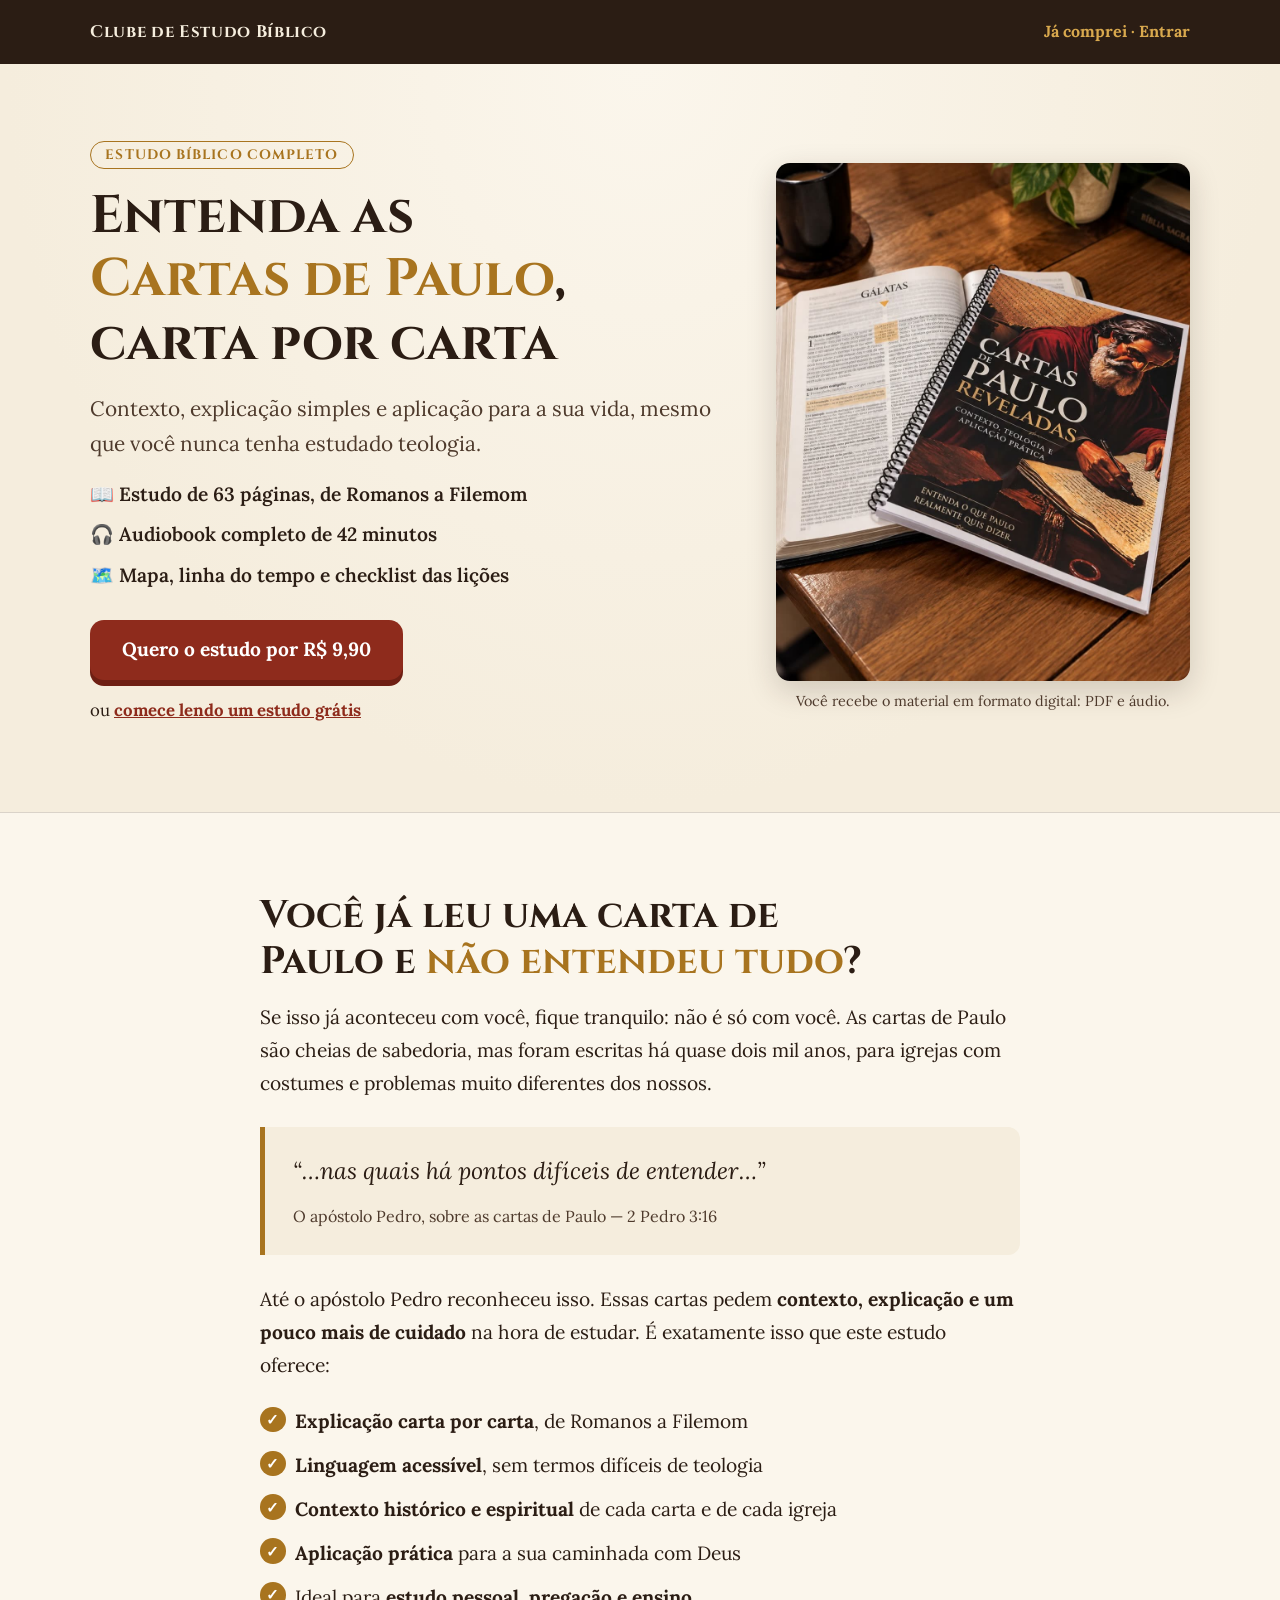
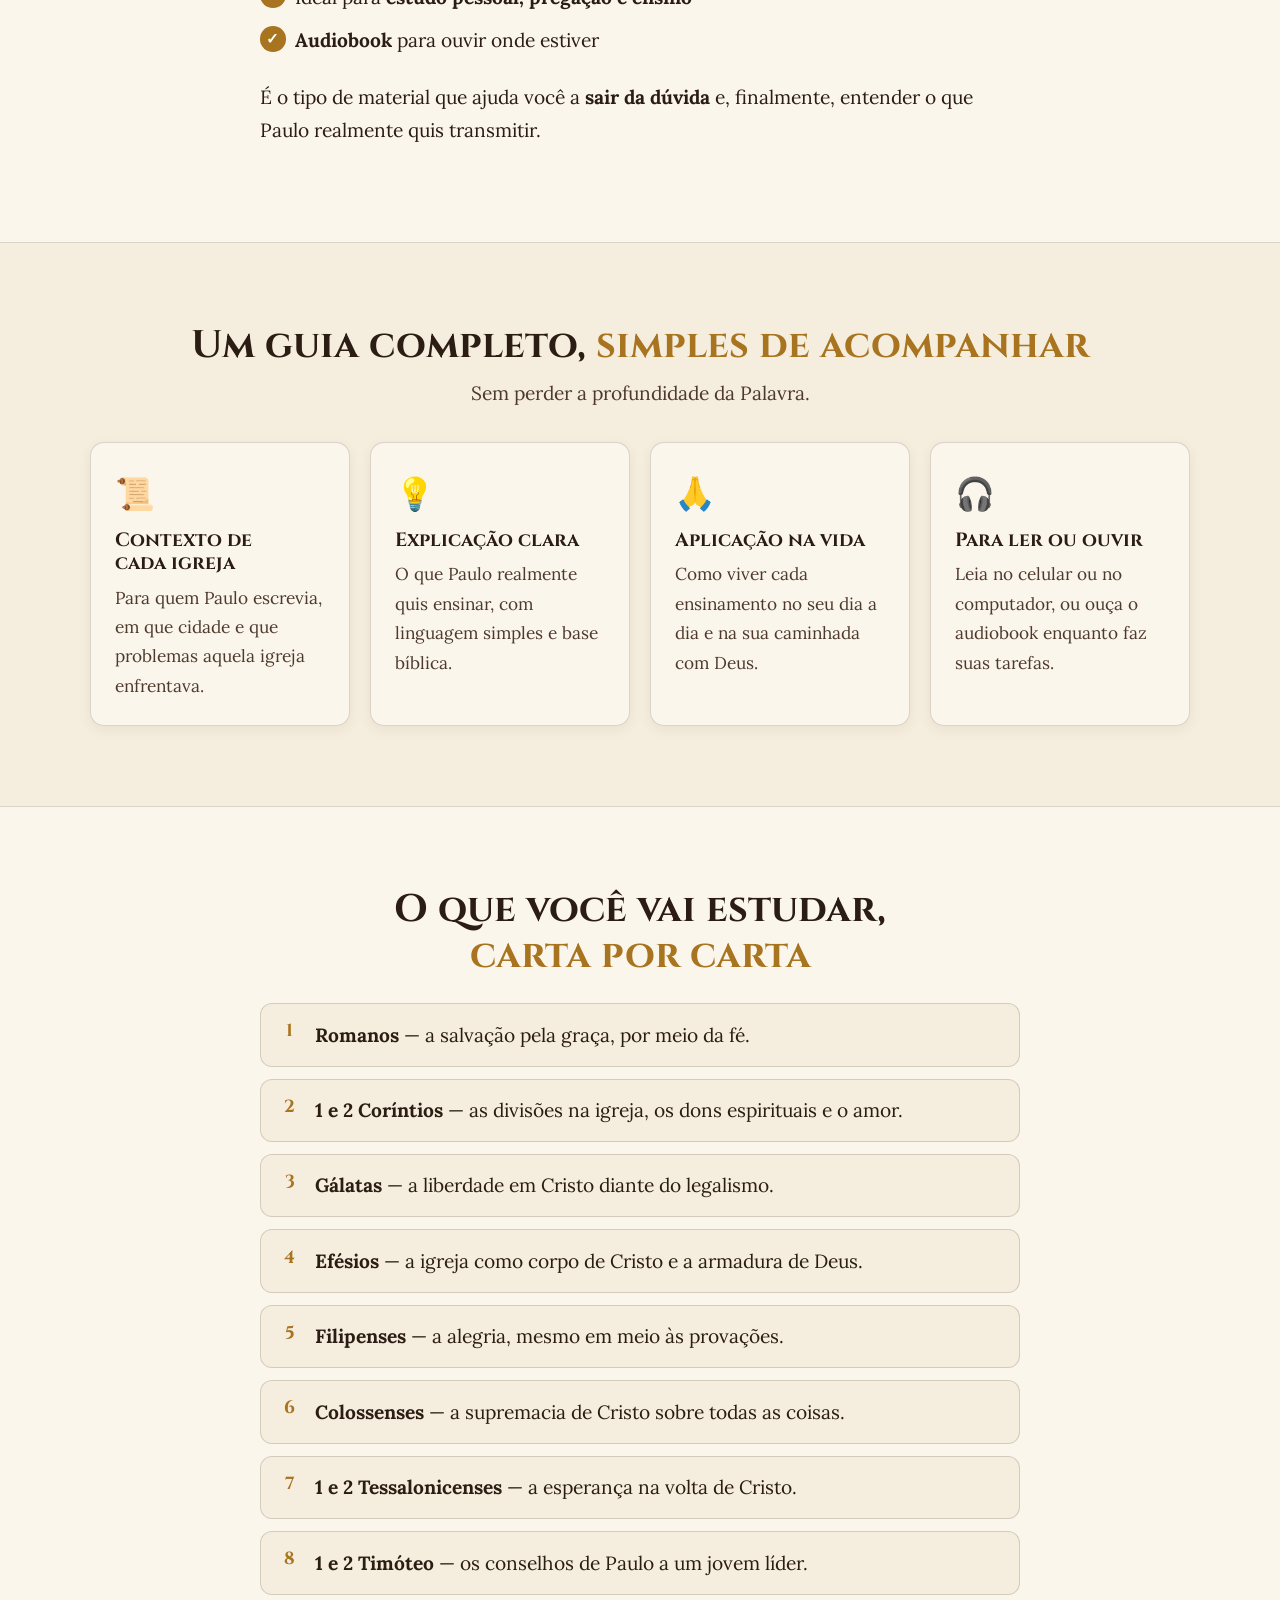
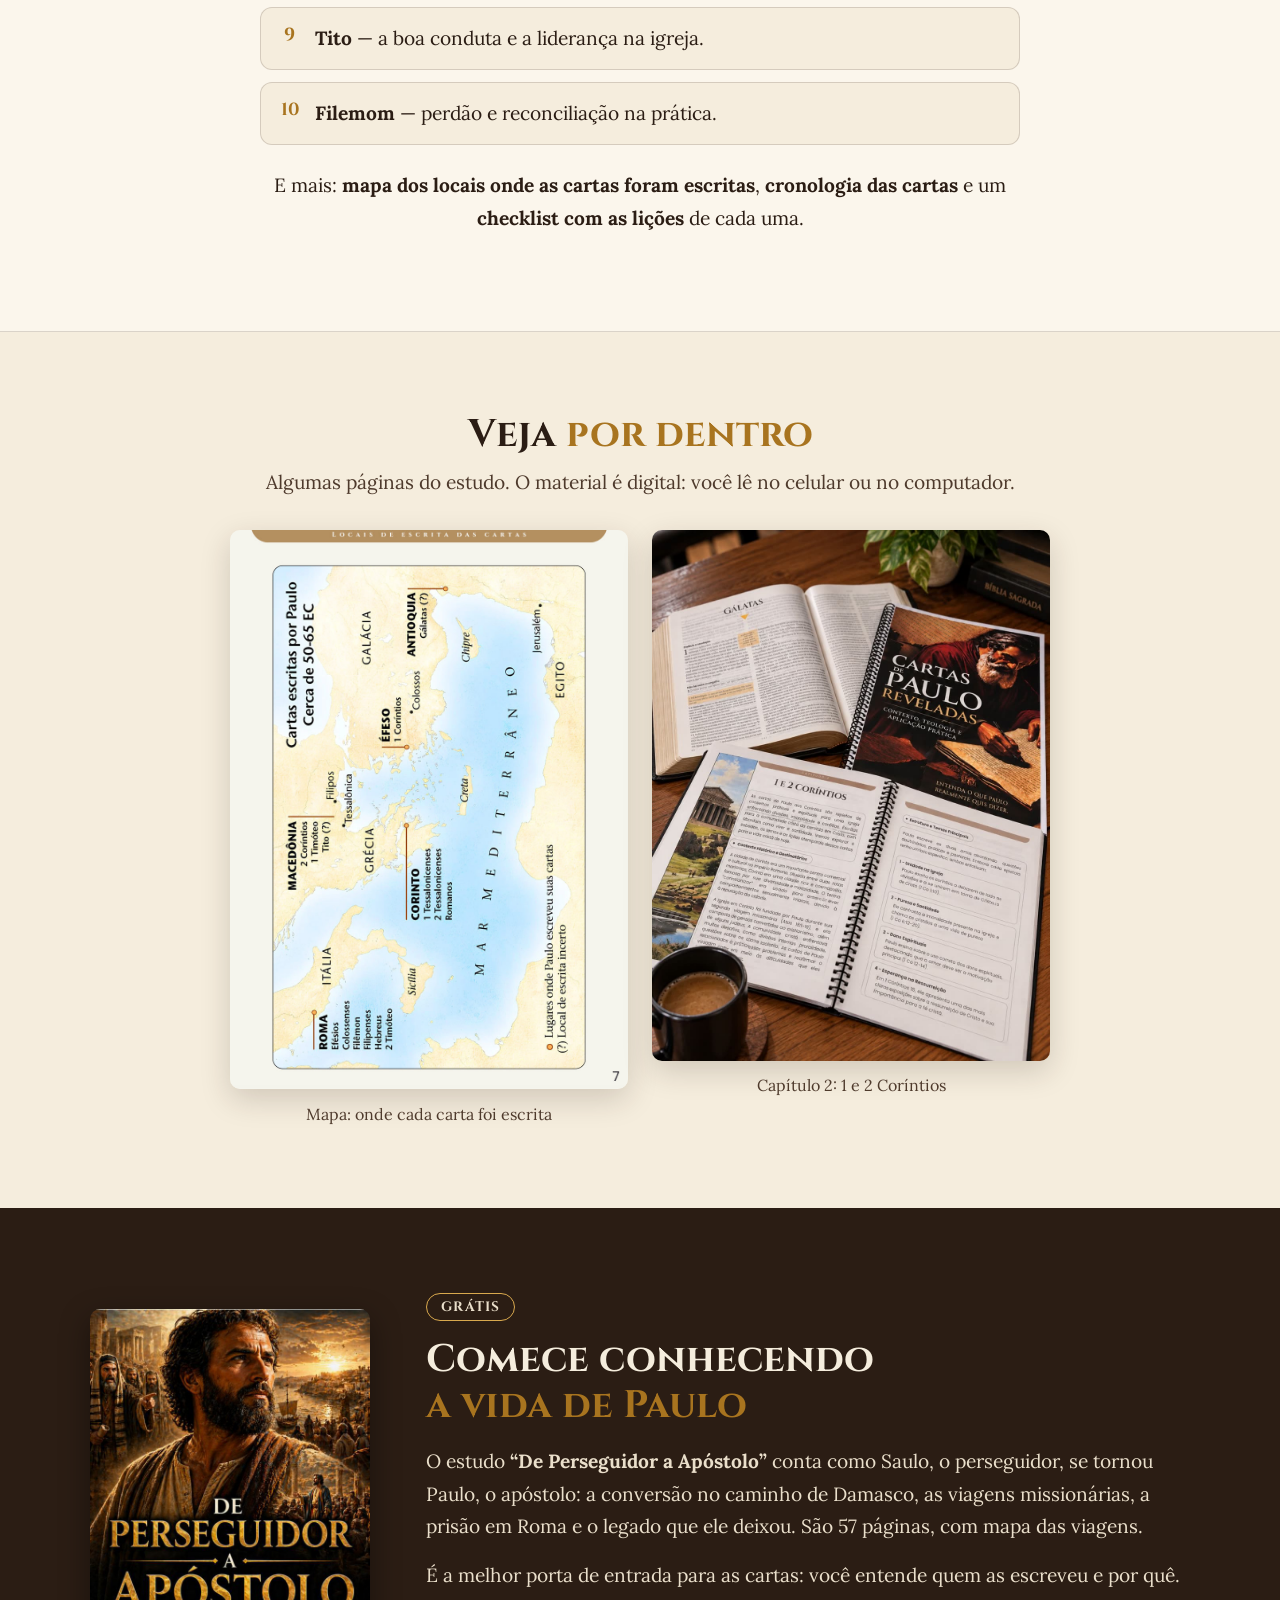
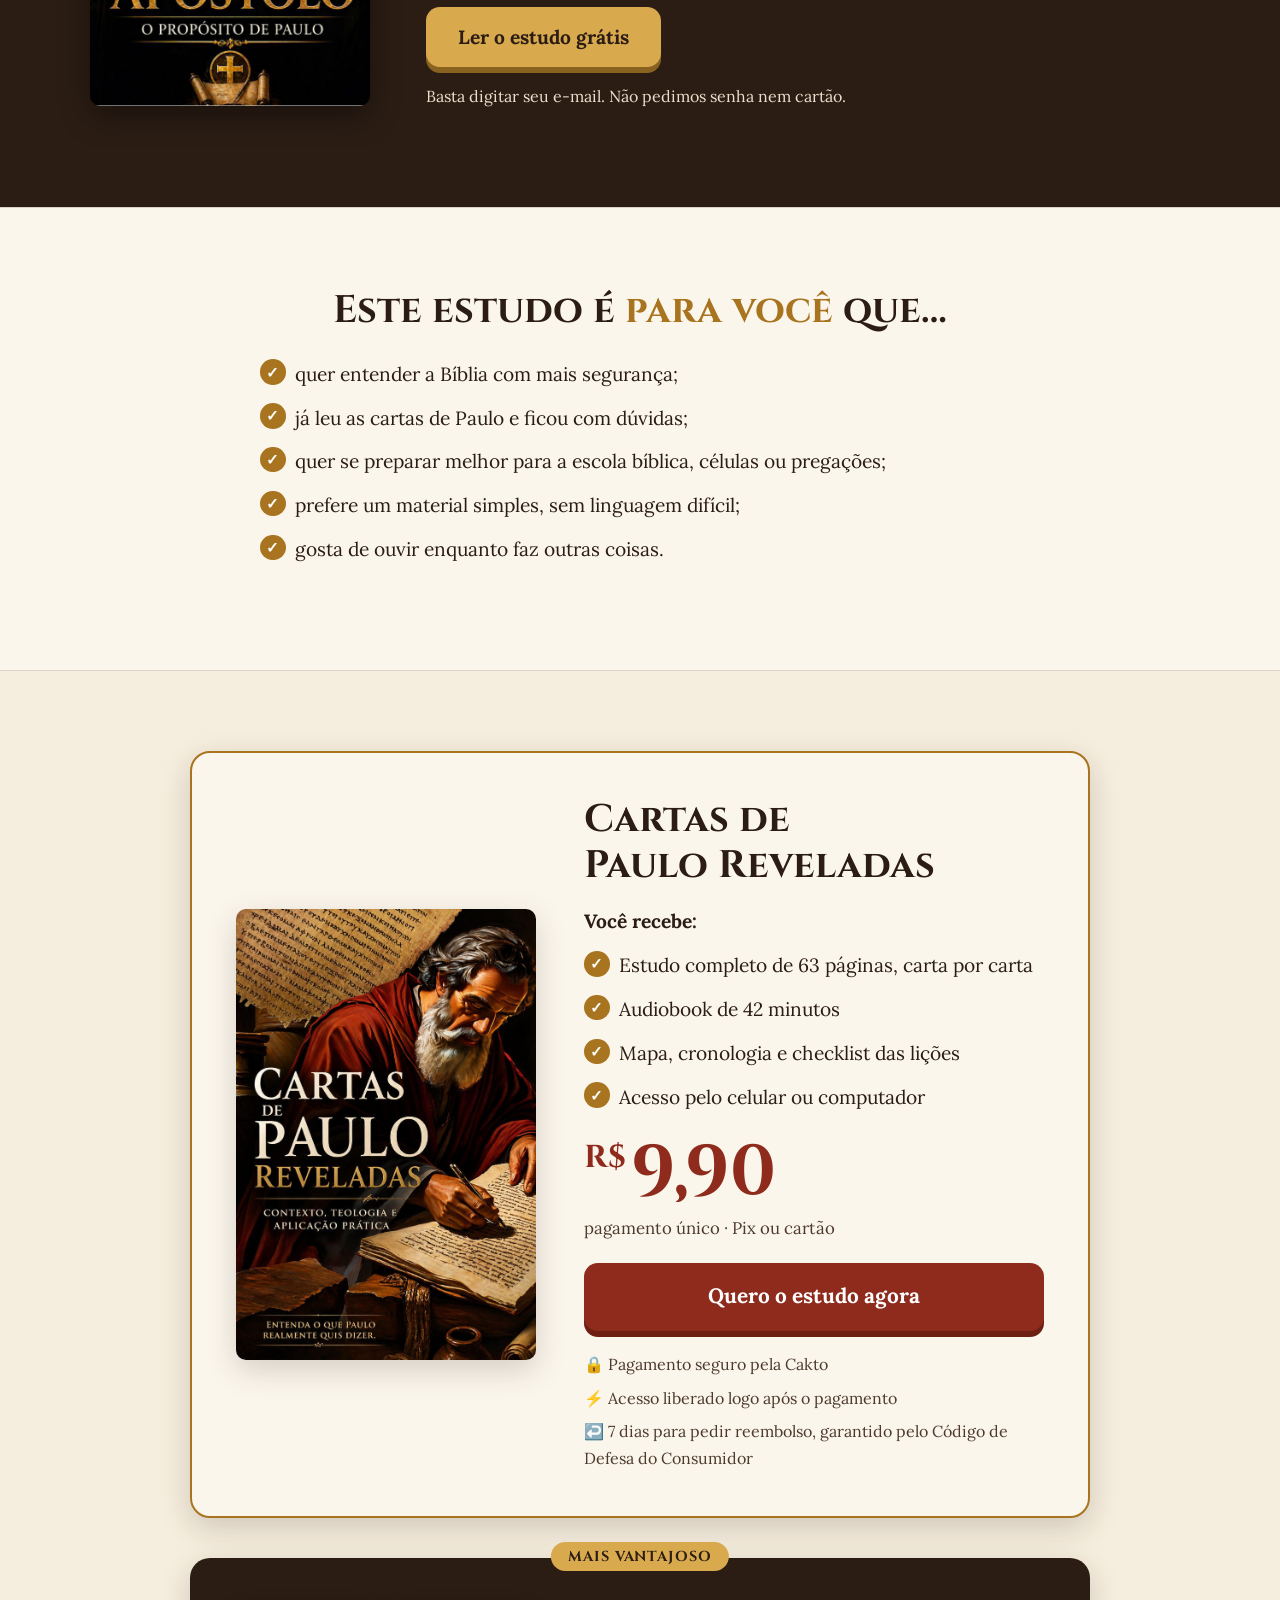
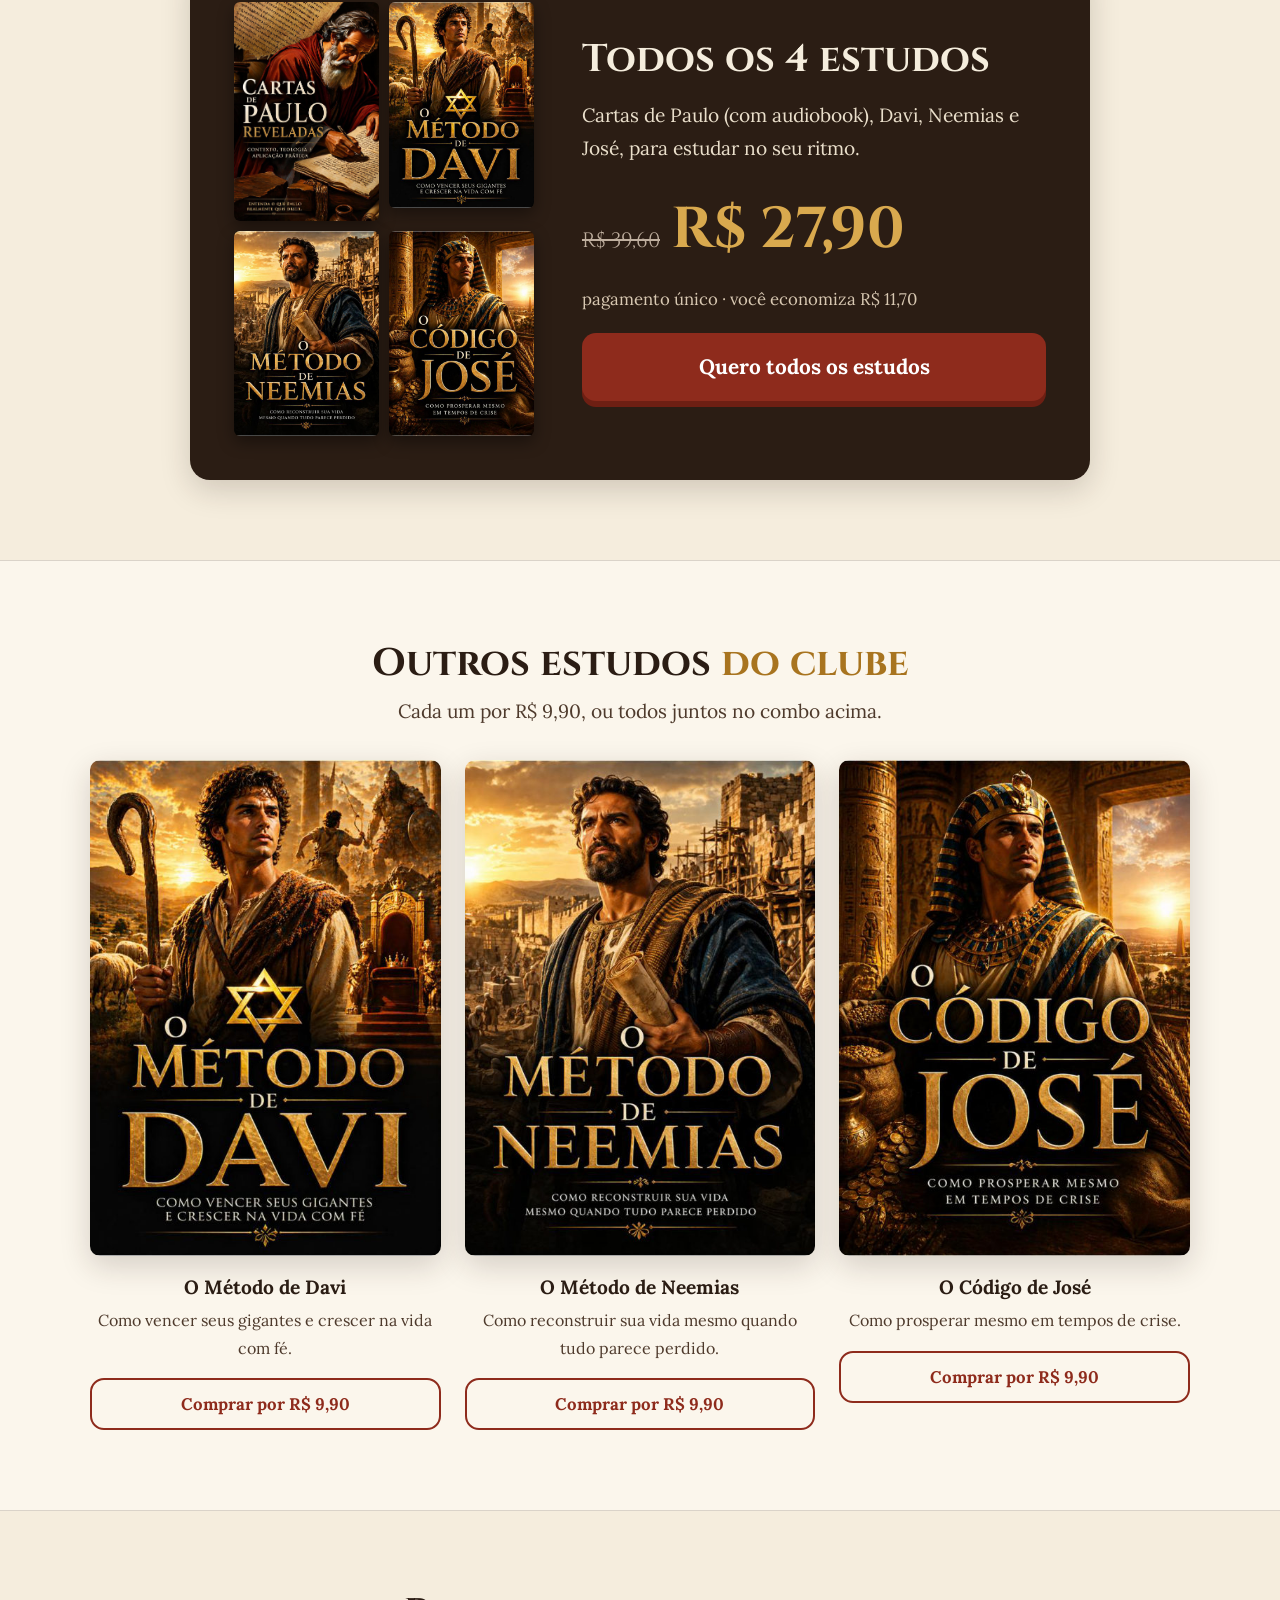
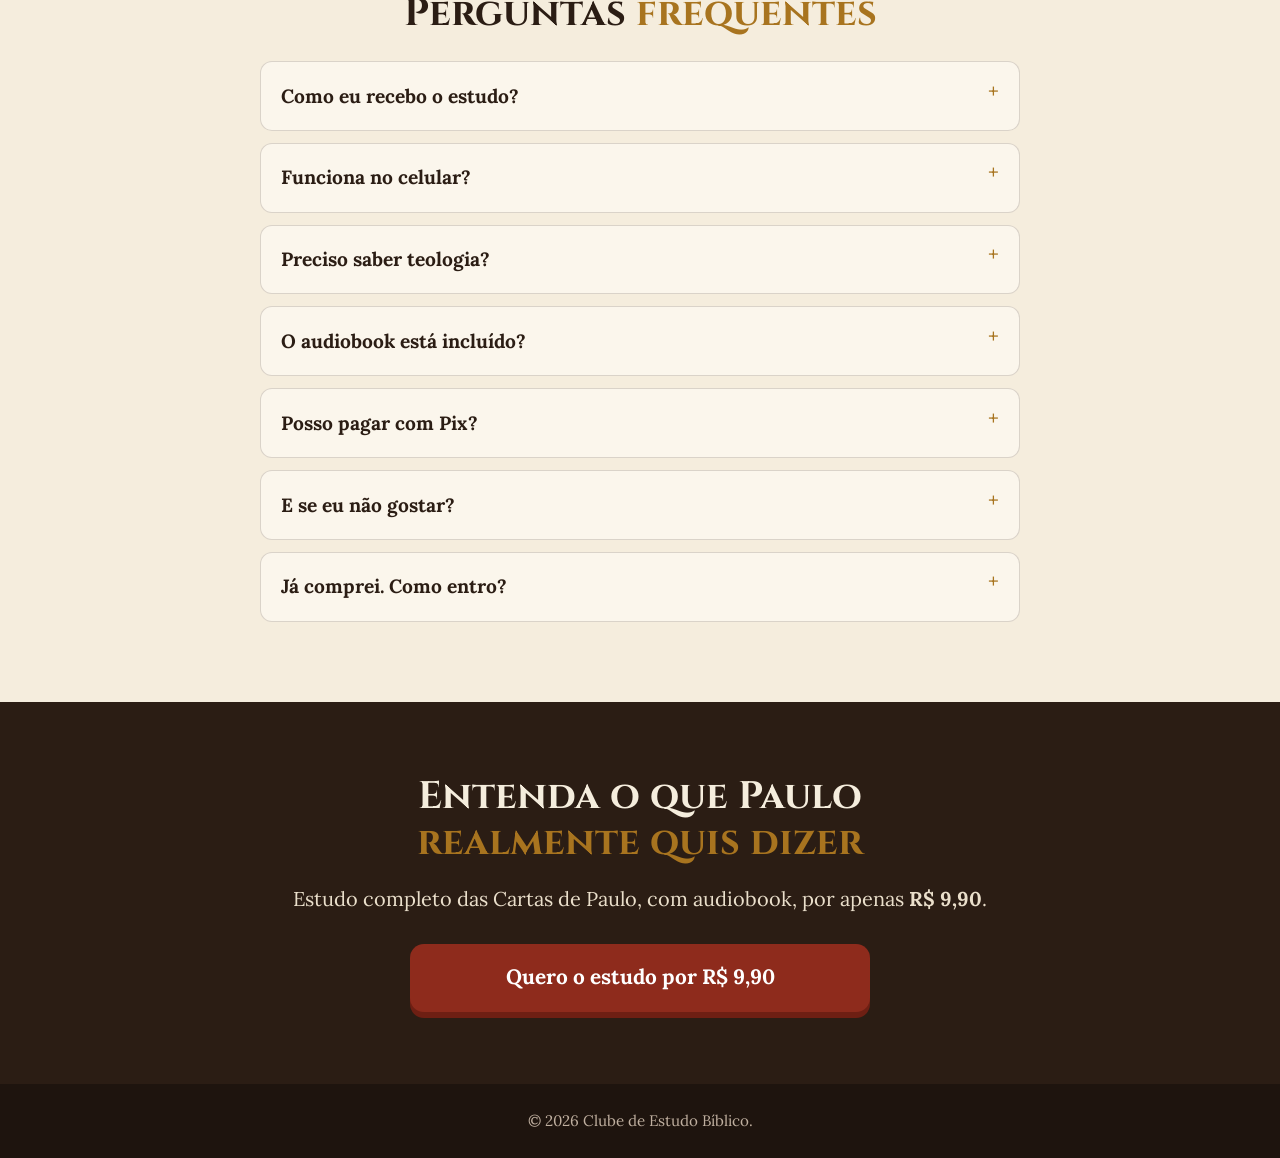
<file: public/index.html>
<!doctype html>
<html lang="pt-BR">
<head>
  <meta charset="utf-8">
  <meta name="viewport" content="width=device-width, initial-scale=1">
  <title>Cartas de Paulo Reveladas — estudo carta por carta</title>
  <meta name="description" content="Entenda as Cartas de Paulo, carta por carta, com contexto, explicação simples e aplicação prática. Estudo completo com audiobook por R$ 9,90.">
  <meta name="theme-color" content="#F5EDDD">
  <meta property="og:title" content="Cartas de Paulo Reveladas">
  <meta property="og:description" content="Entenda o que Paulo realmente quis dizer: estudo carta por carta com audiobook.">
  <meta property="og:image" content="img/capa-cartas.jpg">
  <link rel="icon" href="data:image/svg+xml,%3Csvg xmlns='http://www.w3.org/2000/svg' viewBox='0 0 32 32'%3E%3Ccircle cx='16' cy='16' r='15' fill='%23B8862F' stroke='%232B1D14' stroke-width='2'/%3E%3Cpath d='M16 11c-1-1-3-1.4-6-1.4v10c3 0 5 .4 6 1.4 1-1 3-1.4 6-1.4v-10c-3 0-5 .4-6 1.4zM16 11v10' fill='none' stroke='%232B1D14' stroke-width='1.8' stroke-linejoin='round'/%3E%3C/svg%3E">
  <link rel="preconnect" href="https://fonts.googleapis.com">
  <link rel="preconnect" href="https://fonts.gstatic.com" crossorigin>
  <link href="https://fonts.googleapis.com/css2?family=Cinzel:wght@600;700&family=Lora:ital,wght@0,400;0,600;0,700;1,400&display=swap" rel="stylesheet">
  <link rel="stylesheet" href="vendas.css">
</head>
<body>
  <a class="skip" href="#oferta">Ir para a oferta</a>

  <header class="topo">
    <div class="wrap topo__in">
      <span class="marca">Clube de Estudo Bíblico</span>
      <a class="topo__entrar" href="/entrar">Já comprei · Entrar</a>
    </div>
  </header>

  <main>
    <!-- ===== CAPA ===== -->
    <section class="hero">
      <div class="wrap hero__in">
        <div class="hero__texto">
          <p class="selo">Estudo bíblico completo</p>
          <h1>Entenda as <span class="ouro">Cartas de Paulo</span>, carta por carta</h1>
          <p class="hero__lead">Contexto, explicação simples e aplicação para a sua vida, mesmo que você nunca tenha estudado teologia.</p>
          <ul class="hero__itens">
            <li>📖 Estudo de 63 páginas, de Romanos a Filemom</li>
            <li>🎧 Audiobook completo de 42 minutos</li>
            <li>🗺️ Mapa, linha do tempo e checklist das lições</li>
          </ul>
          <a class="botao" href="#oferta">Quero o estudo por R$ 9,90</a>
          <p class="hero__gratis">ou <a href="#gratis">comece lendo um estudo grátis</a></p>
        </div>
        <figure class="hero__foto"><img src="img/foto-capa.jpg" alt="O estudo Cartas de Paulo Reveladas sobre a mesa, ao lado de uma Bíblia aberta em Gálatas" width="1000" height="1250"><figcaption>Você recebe o material em formato digital: PDF e áudio.</figcaption></figure>
      </div>
    </section>

    <!-- ===== EMPATIA ===== -->
    <section class="secao secao--clara">
      <div class="wrap estreito">
        <h2>Você já leu uma carta de Paulo e <span class="ouro">não entendeu tudo</span>?</h2>
        <p>Se isso já aconteceu com você, fique tranquilo: não é só com você. As cartas de Paulo são cheias de sabedoria, mas foram escritas há quase dois mil anos, para igrejas com costumes e problemas muito diferentes dos nossos.</p>
        <blockquote class="versiculo">
          <p>“…nas quais há pontos difíceis de entender…”</p>
          <cite>O apóstolo Pedro, sobre as cartas de Paulo — 2 Pedro 3:16</cite>
        </blockquote>
        <p>Até o apóstolo Pedro reconheceu isso. Essas cartas pedem <strong>contexto, explicação e um pouco mais de cuidado</strong> na hora de estudar. É exatamente isso que este estudo oferece:</p>
        <ul class="checks">
          <li><strong>Explicação carta por carta</strong>, de Romanos a Filemom</li>
          <li><strong>Linguagem acessível</strong>, sem termos difíceis de teologia</li>
          <li><strong>Contexto histórico e espiritual</strong> de cada carta e de cada igreja</li>
          <li><strong>Aplicação prática</strong> para a sua caminhada com Deus</li>
          <li>Ideal para <strong>estudo pessoal, pregação e ensino</strong></li>
          <li><strong>Audiobook</strong> para ouvir onde estiver</li>
        </ul>
        <p>É o tipo de material que ajuda você a <strong>sair da dúvida</strong> e, finalmente, entender o que Paulo realmente quis transmitir.</p>
      </div>
    </section>

    <!-- ===== O MATERIAL ===== -->
    <section class="secao">
      <div class="wrap">
        <h2 class="centro">Um guia completo, <span class="ouro">simples de acompanhar</span></h2>
        <p class="centro sub">Sem perder a profundidade da Palavra.</p>
        <div class="cards">
          <div class="card"><span class="card__ic" aria-hidden="true">📜</span><h3>Contexto de cada igreja</h3><p>Para quem Paulo escrevia, em que cidade e que problemas aquela igreja enfrentava.</p></div>
          <div class="card"><span class="card__ic" aria-hidden="true">💡</span><h3>Explicação clara</h3><p>O que Paulo realmente quis ensinar, com linguagem simples e base bíblica.</p></div>
          <div class="card"><span class="card__ic" aria-hidden="true">🙏</span><h3>Aplicação na vida</h3><p>Como viver cada ensinamento no seu dia a dia e na sua caminhada com Deus.</p></div>
          <div class="card"><span class="card__ic" aria-hidden="true">🎧</span><h3>Para ler ou ouvir</h3><p>Leia no celular ou no computador, ou ouça o audiobook enquanto faz suas tarefas.</p></div>
        </div>
      </div>
    </section>

    <!-- ===== CARTA POR CARTA ===== -->
    <section class="secao secao--clara">
      <div class="wrap estreito">
        <h2 class="centro">O que você vai estudar, <span class="ouro">carta por carta</span></h2>
        <ol class="cartas">
          <li><strong>Romanos</strong> — a salvação pela graça, por meio da fé.</li>
          <li><strong>1 e 2 Coríntios</strong> — as divisões na igreja, os dons espirituais e o amor.</li>
          <li><strong>Gálatas</strong> — a liberdade em Cristo diante do legalismo.</li>
          <li><strong>Efésios</strong> — a igreja como corpo de Cristo e a armadura de Deus.</li>
          <li><strong>Filipenses</strong> — a alegria, mesmo em meio às provações.</li>
          <li><strong>Colossenses</strong> — a supremacia de Cristo sobre todas as coisas.</li>
          <li><strong>1 e 2 Tessalonicenses</strong> — a esperança na volta de Cristo.</li>
          <li><strong>1 e 2 Timóteo</strong> — os conselhos de Paulo a um jovem líder.</li>
          <li><strong>Tito</strong> — a boa conduta e a liderança na igreja.</li>
          <li><strong>Filemom</strong> — perdão e reconciliação na prática.</li>
        </ol>
        <p class="centro extra">E mais: <strong>mapa dos locais onde as cartas foram escritas</strong>, <strong>cronologia das cartas</strong> e um <strong>checklist com as lições</strong> de cada uma.</p>
      </div>
    </section>

    <!-- ===== POR DENTRO ===== -->
    <section class="secao">
      <div class="wrap">
        <h2 class="centro">Veja <span class="ouro">por dentro</span></h2>
        <p class="centro sub">Algumas páginas do estudo. O material é digital: você lê no celular ou no computador.</p>
        <div class="amostras">
          <figure><img src="img/amostra-mapa.jpg" alt="Página do estudo com o mapa dos locais onde Paulo escreveu suas cartas" width="900" height="1264" loading="lazy"><figcaption>Mapa: onde cada carta foi escrita</figcaption></figure>
          <figure><img src="img/foto-dentro.jpg" alt="O estudo aberto no capítulo sobre 1 e 2 Coríntios, ao lado de uma Bíblia" width="1000" height="1333" loading="lazy"><figcaption>Capítulo 2: 1 e 2 Coríntios</figcaption></figure>
        </div>
      </div>
    </section>

    <!-- ===== GRÁTIS ===== -->
    <section class="secao secao--escura" id="gratis">
      <div class="wrap gratis">
        <img src="img/capa-paulo.jpg" alt="Capa do estudo De Perseguidor a Apóstolo: o propósito de Paulo" width="600" height="850" loading="lazy">
        <div>
          <p class="selo selo--claro">Grátis</p>
          <h2>Comece conhecendo <span class="ouro">a vida de Paulo</span></h2>
          <p>O estudo <strong>“De Perseguidor a Apóstolo”</strong> conta como Saulo, o perseguidor, se tornou Paulo, o apóstolo: a conversão no caminho de Damasco, as viagens missionárias, a prisão em Roma e o legado que ele deixou. São 57 páginas, com mapa das viagens.</p>
          <p>É a melhor porta de entrada para as cartas: você entende quem as escreveu e por quê.</p>
          <a class="botao botao--claro" href="/entrar">Ler o estudo grátis</a>
          <p class="nota">Basta digitar seu e-mail. Não pedimos senha nem cartão.</p>
        </div>
      </div>
    </section>

    <!-- ===== PARA QUEM É ===== -->
    <section class="secao secao--clara">
      <div class="wrap estreito">
        <h2 class="centro">Este estudo é <span class="ouro">para você</span> que…</h2>
        <ul class="checks">
          <li>quer entender a Bíblia com mais segurança;</li>
          <li>já leu as cartas de Paulo e ficou com dúvidas;</li>
          <li>quer se preparar melhor para a escola bíblica, células ou pregações;</li>
          <li>prefere um material simples, sem linguagem difícil;</li>
          <li>gosta de ouvir enquanto faz outras coisas.</li>
        </ul>
      </div>
    </section>

    <!-- ===== OFERTA ===== -->
    <section class="secao" id="oferta">
      <div class="wrap">
        <div class="oferta">
          <img class="oferta__capa" src="img/capa-cartas.jpg" alt="" width="700" height="991" loading="lazy">
          <div class="oferta__corpo">
            <h2>Cartas de Paulo Reveladas</h2>
            <p class="oferta__inclui">Você recebe:</p>
            <ul class="checks checks--oferta">
              <li>Estudo completo de 63 páginas, carta por carta</li>
              <li>Audiobook de 42 minutos</li>
              <li>Mapa, cronologia e checklist das lições</li>
              <li>Acesso pelo celular ou computador</li>
            </ul>
            <p class="preco"><span class="preco__rs">R$</span>9,90</p>
            <p class="preco__nota">pagamento único · Pix ou cartão</p>
            <a class="botao botao--grande js-oferta" data-oferta="cartas" href="#oferta">Quero o estudo agora</a>
            <ul class="garantias">
              <li>🔒 Pagamento seguro pela Cakto</li>
              <li>⚡ Acesso liberado logo após o pagamento</li>
              <li>↩️ 7 dias para pedir reembolso, garantido pelo Código de Defesa do Consumidor</li>
            </ul>
          </div>
        </div>

        <div class="combo">
          <p class="combo__selo">Mais vantajoso</p>
          <div class="combo__capas" aria-hidden="true">
            <img src="img/capa-cartas.jpg" alt="" width="700" height="991" loading="lazy">
            <img src="img/capa-davi.jpg" alt="" width="500" height="708" loading="lazy">
            <img src="img/capa-neemias.jpg" alt="" width="500" height="708" loading="lazy">
            <img src="img/capa-jose.jpg" alt="" width="500" height="708" loading="lazy">
          </div>
          <div class="combo__corpo">
            <h2>Todos os 4 estudos</h2>
            <p>Cartas de Paulo (com audiobook), Davi, Neemias e José, para estudar no seu ritmo.</p>
            <p class="combo__preco"><s>R$ 39,60</s> <strong>R$ 27,90</strong></p>
            <p class="preco__nota">pagamento único · você economiza R$ 11,70</p>
            <a class="botao botao--grande js-oferta" data-oferta="todos" href="#oferta">Quero todos os estudos</a>
          </div>
        </div>
      </div>
    </section>

    <!-- ===== OUTROS ESTUDOS ===== -->
    <section class="secao secao--clara">
      <div class="wrap">
        <h2 class="centro">Outros estudos <span class="ouro">do clube</span></h2>
        <p class="centro sub">Cada um por R$ 9,90, ou todos juntos no combo acima.</p>
        <div class="outros">
          <figure><img src="img/capa-davi.jpg" alt="" width="500" height="708" loading="lazy"><figcaption><strong>O Método de Davi</strong><span>Como vencer seus gigantes e crescer na vida com fé.</span><a class="botao botao--linha js-oferta" data-oferta="davi" href="#oferta">Comprar por R$ 9,90</a></figcaption></figure>
          <figure><img src="img/capa-neemias.jpg" alt="" width="500" height="708" loading="lazy"><figcaption><strong>O Método de Neemias</strong><span>Como reconstruir sua vida mesmo quando tudo parece perdido.</span><a class="botao botao--linha js-oferta" data-oferta="neemias" href="#oferta">Comprar por R$ 9,90</a></figcaption></figure>
          <figure><img src="img/capa-jose.jpg" alt="" width="500" height="708" loading="lazy"><figcaption><strong>O Código de José</strong><span>Como prosperar mesmo em tempos de crise.</span><a class="botao botao--linha js-oferta" data-oferta="jose" href="#oferta">Comprar por R$ 9,90</a></figcaption></figure>
        </div>
      </div>
    </section>

    <!-- ===== PERGUNTAS ===== -->
    <section class="secao">
      <div class="wrap estreito">
        <h2 class="centro">Perguntas <span class="ouro">frequentes</span></h2>
        <div class="faq">
          <details><summary>Como eu recebo o estudo?</summary><p>Assim que o pagamento é confirmado, você recebe o link de acesso. Para entrar, é só digitar o mesmo e-mail que usou na compra. Não precisa de senha.</p></details>
          <details><summary>Funciona no celular?</summary><p>Sim. Você lê e ouve pelo celular, tablet ou computador, direto no navegador, sem instalar nada.</p></details>
          <details><summary>Preciso saber teologia?</summary><p>Não. O estudo foi feito para quem quer entender a Bíblia com linguagem simples, mesmo sem nunca ter estudado teologia.</p></details>
          <details><summary>O audiobook está incluído?</summary><p>Sim. O audiobook de 42 minutos vem junto com o estudo, sem custo extra.</p></details>
          <details><summary>Posso pagar com Pix?</summary><p>Sim. Na página de pagamento aparecem as formas disponíveis, como Pix e cartão.</p></details>
          <details><summary>E se eu não gostar?</summary><p>Você tem 7 dias, a partir da compra, para pedir o reembolso, como garante o Código de Defesa do Consumidor.</p></details>
          <details><summary>Já comprei. Como entro?</summary><p>Clique em <a href="/entrar">Entrar</a>, no topo da página, e digite o e-mail usado na compra.</p></details>
        </div>
      </div>
    </section>

    <!-- ===== CHAMADA FINAL ===== -->
    <section class="final">
      <div class="wrap estreito centro">
        <h2>Entenda o que Paulo <span class="ouro">realmente quis dizer</span></h2>
        <p>Estudo completo das Cartas de Paulo, com audiobook, por apenas <strong>R$ 9,90</strong>.</p>
        <a class="botao botao--grande" href="#oferta">Quero o estudo por R$ 9,90</a>
      </div>
    </section>
  </main>

  <footer class="rodape">
    <div class="wrap">
      <p>© <span id="ano">2026</span> Clube de Estudo Bíblico.</p>
    </div>
  </footer>
  <script>
    // Links de checkout da Cakto: um produto, uma oferta por material + o combo.
    const OFERTAS = {
      cartas: "https://pay.cakto.com.br/w4kx3yd_1316557",
      davi: "https://pay.cakto.com.br/35b5c4w_1316569",
      neemias: "https://pay.cakto.com.br/3e385ke_1316583",
      jose: "https://pay.cakto.com.br/3fb2o56_1316589",
      todos: "https://pay.cakto.com.br/3bbri5i_1316594",
    };
    document.querySelectorAll(".js-oferta").forEach((a) => {
      const url = OFERTAS[a.dataset.oferta];
      if (!/^https:\/\//.test(url)) return; // sem link ainda: o botão leva para a oferta
      a.href = url; a.target = "_blank"; a.rel = "noopener";
    });
    document.getElementById("ano").textContent = new Date().getFullYear();
  </script>
</body>
</html>
</file>
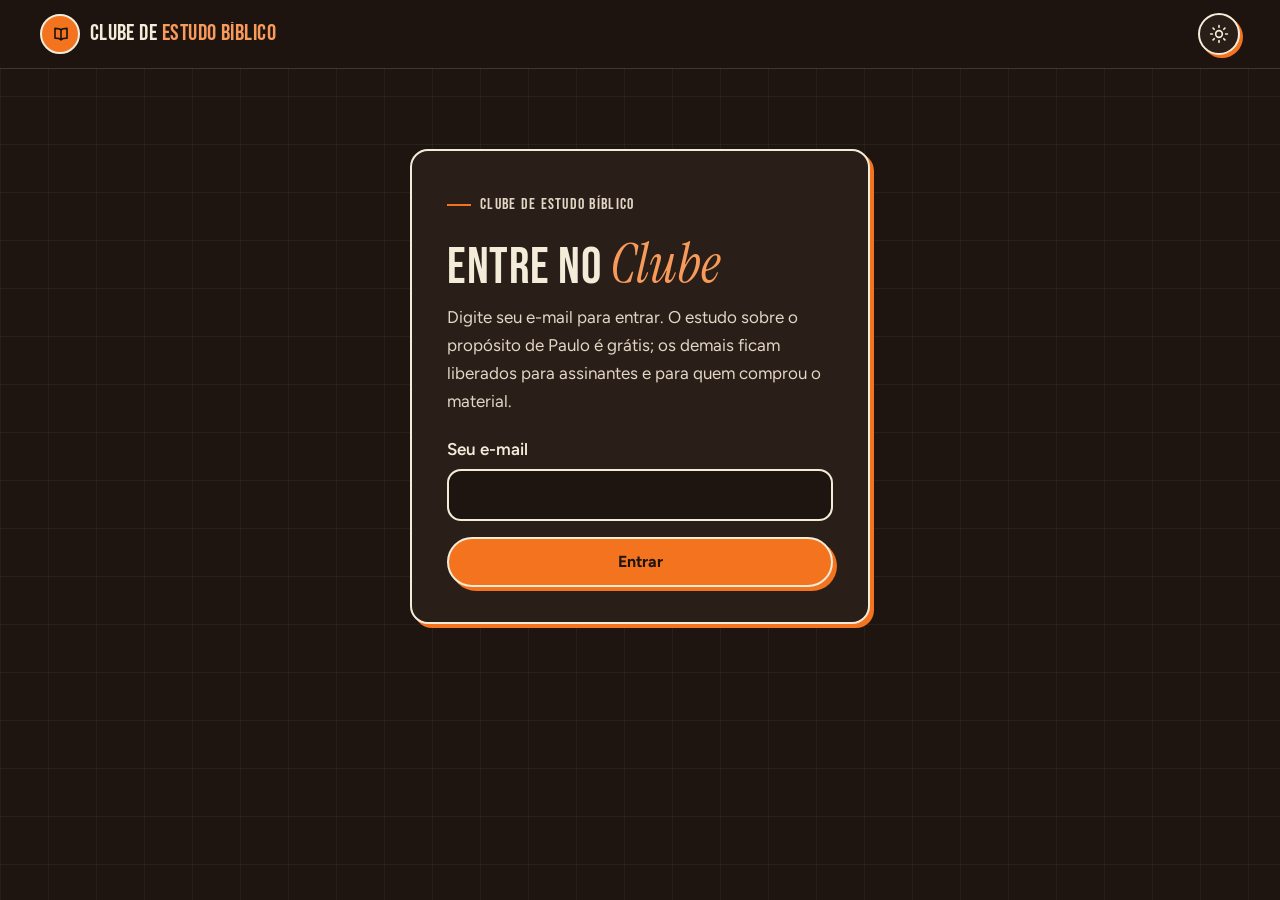
<file: public/entrar.html>
<!doctype html>
<html lang="pt-BR">
<head>
  <meta charset="utf-8">
  <meta name="viewport" content="width=device-width, initial-scale=1">
  <meta name="robots" content="noindex, nofollow">
  <meta name="theme-color" content="#1E1410">
  <link rel="icon" href="data:image/svg+xml,%3Csvg xmlns='http://www.w3.org/2000/svg' viewBox='0 0 32 32'%3E%3Ccircle cx='16' cy='16' r='15' fill='%23F4731F' stroke='%231E1410' stroke-width='2'/%3E%3Cpath d='M16 11c-1-1-3-1.4-6-1.4v10c3 0 5 .4 6 1.4 1-1 3-1.4 6-1.4v-10c-3 0-5 .4-6 1.4zM16 11v10' fill='none' stroke='%231E1410' stroke-width='1.8' stroke-linejoin='round'/%3E%3C/svg%3E">
  <link rel="preconnect" href="https://fonts.googleapis.com">
  <link rel="preconnect" href="https://fonts.gstatic.com" crossorigin>
  <link href="https://fonts.googleapis.com/css2?family=Bebas+Neue&family=Figtree:wght@400;500;600;700&family=Instrument+Serif:ital@1&display=swap" rel="stylesheet">
  <link rel="stylesheet" href="style.css">
  <script>var t;try{t=localStorage.getItem("tema")}catch(e){}document.documentElement.dataset.theme=t||"dark"</script>
  <title>Entrar — Clube de Estudo Bíblico</title>
  <script defer src="app.js"></script>
</head>
<body>
  <header class="topbar">
    <div class="wrap topbar__in">
      <a class="brand" href="/painel" aria-label="Clube de Estudo Bíblico — início"><span class="brand__mark" aria-hidden="true"><svg viewBox="0 0 24 24" fill="none" stroke="currentColor" stroke-width="2.2" stroke-linecap="round" stroke-linejoin="round"><path d="M12 6.5C10.5 5 8 4.5 4 4.5v13c4 0 6.5.5 8 2 1.5-1.5 4-2 8-2v-13c-4 0-6.5.5-8 2z"/><path d="M12 6.5v13"/></svg></span><span class="brand__name">Clube de <em>Estudo Bíblico</em></span></a>
      <div class="topbar__acts">
        <button class="icon-btn theme js-theme" type="button" aria-label="Alternar modo claro ou escuro">
          <svg class="moon" viewBox="0 0 24 24" fill="none" stroke="currentColor" stroke-width="2" stroke-linecap="round" stroke-linejoin="round" aria-hidden="true"><path d="M21 12.8A9 9 0 1 1 11.2 3a7 7 0 0 0 9.8 9.8z"/></svg>
          <svg class="sun" viewBox="0 0 24 24" fill="none" stroke="currentColor" stroke-width="2" stroke-linecap="round" aria-hidden="true"><circle cx="12" cy="12" r="4"/><path d="M12 2v2M12 20v2M4.9 4.9l1.4 1.4M17.7 17.7l1.4 1.4M2 12h2M20 12h2M4.9 19.1l1.4-1.4M17.7 6.3l1.4-1.4"/></svg>
        </button>
      </div>
    </div>
  </header>
  <main class="wrap login">
    <form class="card login__card js-login" novalidate>
      <p class="tag">Clube de estudo bíblico</p>
      <h1>Entre no <span class="ac">Clube</span></h1>
      <p>Digite seu e-mail para entrar. O estudo sobre o propósito de Paulo é grátis; os demais ficam liberados para assinantes e para quem comprou o material.</p>
      <label class="field">Seu e-mail
        <input type="email" name="email" autocomplete="email" inputmode="email" required>
      </label>
      <button class="btn" type="submit">Entrar</button>
      <p class="msg" role="status" aria-live="polite" hidden></p>
    </form>
  </main>
</body>
</html>
</file>
<file: public/vendas.css>
/* Página de vendas: pergaminho, marrom, dourado e vermelho (cores da capa). Letra grande para leitura fácil. */
:root {
  --papel: #F5EDDD;
  --papel-2: #FBF6EC;
  --tinta: #2B1D14;
  --tinta-2: #4E3A2C;
  --ouro: #A8741F;
  --ouro-claro: #D9A94E;
  --vinho: #8E2B1C;
  --vinho-escuro: #6E1F13;
  --linha: rgba(43, 29, 20, .16);
  --sombra: 0 10px 30px rgba(43, 29, 20, .18);
  --titulo: "Cinzel", Georgia, serif;
  --texto: "Lora", Georgia, serif;
}
*, *::before, *::after { box-sizing: border-box; }
html { scroll-behavior: smooth; -webkit-text-size-adjust: 100%; }
body { margin: 0; background: var(--papel); color: var(--tinta); font: 400 1.2rem/1.7 var(--texto); -webkit-font-smoothing: antialiased; }
img { display: block; max-width: 100%; height: auto; }
a { color: var(--vinho); }
h1, h2, h3 { margin: 0; font-family: var(--titulo); font-weight: 700; line-height: 1.2; text-wrap: balance; }
h1 { font-size: clamp(2.1rem, 5vw, 3.3rem); }
h2 { font-size: clamp(1.75rem, 3.6vw, 2.4rem); margin-bottom: 1rem; }
h3 { font-size: 1.2rem; }
p { margin: 0 0 1rem; }
.ouro { color: var(--ouro); }
.centro { text-align: center; }
.wrap { width: min(100% - 2.5rem, 1100px); margin-inline: auto; }
.estreito { max-width: 760px; }
:focus-visible { outline: 3px solid var(--vinho); outline-offset: 3px; border-radius: 4px; }
.skip { position: absolute; left: 1rem; top: -4rem; background: var(--tinta); color: var(--papel); padding: .6rem 1rem; border-radius: 8px; }
.skip:focus { top: 1rem; }

/* Botões grandes e fáceis de tocar */
.botao {
  display: inline-flex; align-items: center; justify-content: center; min-height: 60px; padding: .8rem 2rem;
  background: var(--vinho); color: #fff; font: 700 1.2rem/1.2 var(--texto); text-decoration: none; text-align: center;
  border-radius: 14px; box-shadow: 0 6px 0 var(--vinho-escuro); transition: transform .12s, box-shadow .12s, background .12s;
}
.botao:hover { background: var(--vinho-escuro); }
.botao:active { transform: translateY(4px); box-shadow: 0 2px 0 var(--vinho-escuro); }
.botao--grande { width: 100%; min-height: 68px; font-size: 1.3rem; }
.botao--claro { background: var(--ouro-claro); color: var(--tinta); box-shadow: 0 6px 0 #8a6220; }
.botao--claro:hover { background: #e4b863; }
.selo { display: inline-block; margin-bottom: 1rem; padding: .25rem .9rem; border: 1.5px solid var(--ouro); border-radius: 999px; font: 700 .85rem var(--titulo); letter-spacing: .08em; text-transform: uppercase; color: var(--ouro); }
.selo--claro { border-color: var(--ouro-claro); color: var(--ouro-claro); }

/* Topo */
.topo { background: var(--tinta); color: var(--papel); }
.topo__in { display: flex; align-items: center; justify-content: space-between; gap: 1rem; min-height: 64px; }
.marca { font: 700 1.05rem var(--titulo); letter-spacing: .04em; }
.topo__entrar { color: var(--ouro-claro); font-weight: 700; font-size: 1rem; text-decoration: none; padding: .5rem 0; }
.topo__entrar:hover { text-decoration: underline; }

/* Capa */
.hero { padding-block: clamp(2.5rem, 6vw, 4.5rem); background: radial-gradient(ellipse at top, var(--papel-2), var(--papel) 70%); }
.hero__in { display: grid; grid-template-columns: 1.2fr .8fr; gap: clamp(2rem, 5vw, 4rem); align-items: center; }
.hero h1 { margin-bottom: 1rem; }
.hero__lead { font-size: 1.3rem; color: var(--tinta-2); }
.hero__itens { list-style: none; margin: 0 0 1.75rem; padding: 0; display: grid; gap: .5rem; font-weight: 600; }
.hero__foto { margin: 0; }
.hero__foto img { border-radius: 14px; box-shadow: var(--sombra); }
.hero__foto figcaption { margin-top: .5rem; text-align: center; font-size: .9rem; color: var(--tinta-2); }
.hero__gratis { margin-top: 1rem; font-size: 1.05rem; }
.hero__gratis a { font-weight: 700; }

/* Seções */
.secao { padding-block: clamp(3rem, 7vw, 5rem); }
.secao--clara { background: var(--papel-2); border-block: 1px solid var(--linha); }
.secao--escura { background: var(--tinta); color: var(--papel); }
.secao--escura a:not(.botao) { color: var(--ouro-claro); }
.sub { color: var(--tinta-2); margin-top: -.5rem; margin-bottom: 2rem; }
.versiculo { margin: 1.75rem 0; padding: 1.5rem 1.75rem; background: var(--papel); border-left: 5px solid var(--ouro); border-radius: 0 12px 12px 0; }
.versiculo p { font-size: 1.45rem; font-style: italic; margin: 0 0 .5rem; }
.versiculo cite { font-style: normal; font-size: 1rem; color: var(--tinta-2); }

.cards { display: grid; grid-template-columns: repeat(auto-fit, minmax(230px, 1fr)); gap: 1.25rem; }
.card { background: var(--papel-2); border: 1px solid var(--linha); border-radius: 14px; padding: 1.5rem; box-shadow: 0 4px 14px rgba(43, 29, 20, .06); }
.card__ic { font-size: 2rem; display: block; margin-bottom: .5rem; }
.card h3 { margin-bottom: .5rem; }
.card p { margin: 0; font-size: 1.08rem; color: var(--tinta-2); }

.cartas { counter-reset: c; list-style: none; margin: 1.5rem 0; padding: 0; display: grid; gap: .75rem; }
.cartas li { counter-increment: c; position: relative; padding: .9rem 1rem .9rem 3.4rem; background: var(--papel); border-radius: 12px; border: 1px solid var(--linha); }
.cartas li::before { content: counter(c); position: absolute; left: 1rem; top: .95rem; width: 1.6rem; font: 700 1.1rem var(--titulo); color: var(--ouro); text-align: center; }
.extra { margin-top: 1.5rem; }

.amostras { display: grid; grid-template-columns: repeat(2, 1fr); gap: 1.5rem; max-width: 820px; margin-inline: auto; }
.amostras figure { margin: 0; }
.amostras img { border-radius: 10px; box-shadow: var(--sombra); }
.amostras figcaption { margin-top: .7rem; text-align: center; font-size: 1rem; color: var(--tinta-2); }

.gratis { display: grid; grid-template-columns: 280px 1fr; gap: clamp(1.5rem, 5vw, 3.5rem); align-items: center; }
.gratis img { border-radius: 10px; box-shadow: 0 10px 30px rgba(0, 0, 0, .4); }
.gratis p { color: #EADFCB; }
.nota { margin-top: 1rem; font-size: 1rem; }

.checks { list-style: none; margin: 1.5rem 0; padding: 0; display: grid; gap: .7rem; }
.checks li { position: relative; padding-left: 2.2rem; }
.checks li::before { content: "✓"; position: absolute; left: 0; top: .1em; width: 1.6rem; height: 1.6rem; display: grid; place-items: center; border-radius: 50%; background: var(--ouro); color: #fff; font: 700 .95rem var(--texto); }

/* Oferta */
.oferta { display: grid; grid-template-columns: 300px 1fr; gap: clamp(1.5rem, 5vw, 3rem); align-items: center; max-width: 900px; margin-inline: auto; padding: clamp(1.5rem, 4vw, 2.75rem); background: var(--papel-2); border: 2px solid var(--ouro); border-radius: 20px; box-shadow: var(--sombra); }
.oferta__capa { border-radius: 10px; box-shadow: var(--sombra); }
.oferta__inclui { margin: .25rem 0 0; font-weight: 700; }
.checks--oferta { margin-top: .75rem; }
.preco { margin: 1.25rem 0 0; font: 700 clamp(3.4rem, 8vw, 4.4rem)/1 var(--titulo); color: var(--vinho); }
.preco__rs { font-size: .45em; vertical-align: .85em; margin-right: .15em; }
.preco__nota { margin: .4rem 0 1.25rem; color: var(--tinta-2); font-size: 1.05rem; }
.garantias { list-style: none; margin: 1.25rem 0 0; padding: 0; display: grid; gap: .4rem; font-size: 1rem; color: var(--tinta-2); }

.combo { position: relative; display: grid; grid-template-columns: 300px 1fr; gap: clamp(1.5rem, 5vw, 3rem); align-items: center; max-width: 900px; margin: 2.5rem auto 0; padding: clamp(1.5rem, 4vw, 2.75rem); background: var(--tinta); color: var(--papel); border-radius: 20px; box-shadow: var(--sombra); }
.combo__selo { position: absolute; top: -16px; left: 50%; transform: translateX(-50%); margin: 0; padding: .3rem 1.1rem; border-radius: 999px; background: var(--ouro-claro); color: var(--tinta); font: 700 .9rem var(--titulo); letter-spacing: .06em; text-transform: uppercase; white-space: nowrap; }
.combo__capas { display: grid; grid-template-columns: repeat(2, 1fr); gap: .6rem; }
.combo__capas img { border-radius: 6px; box-shadow: 0 6px 16px rgba(0, 0, 0, .4); }
.combo__corpo p { color: #EADFCB; }
.combo__preco { margin: 1rem 0 0; font-family: var(--titulo); }
.combo__preco s { font-size: 1.3rem; color: #BFAF9F; margin-right: .4rem; }
.combo__preco strong { font-size: clamp(2.8rem, 7vw, 3.6rem); color: var(--ouro-claro); }
.combo .preco__nota { color: #D8C8B2; }
.botao--linha { min-height: 52px; margin-top: .75rem; background: transparent; color: var(--vinho); border: 2px solid var(--vinho); box-shadow: none; font-size: 1.05rem; }
.botao--linha:hover { background: var(--vinho); color: #fff; }
.outros { display: grid; grid-template-columns: repeat(3, 1fr); gap: 1.5rem; }
.outros figure { margin: 0; }
.outros img { border-radius: 10px; box-shadow: var(--sombra); margin-bottom: .9rem; }
.outros figcaption { display: grid; gap: .25rem; text-align: center; }
.outros figcaption span { font-size: 1rem; color: var(--tinta-2); }

/* Perguntas */
.faq { display: grid; gap: .75rem; margin-top: 1.5rem; }
.faq details { background: var(--papel-2); border: 1px solid var(--linha); border-radius: 12px; }
.faq summary { cursor: pointer; padding: 1.1rem 1.25rem; font-weight: 700; list-style: none; display: flex; justify-content: space-between; gap: 1rem; }
.faq summary::-webkit-details-marker { display: none; }
.faq summary::after { content: "+"; font: 700 1.4rem/1 var(--titulo); color: var(--ouro); }
.faq details[open] summary::after { content: "−"; }
.faq details p { padding: 0 1.25rem 1.1rem; margin: 0; color: var(--tinta-2); }

.final { padding-block: clamp(3rem, 7vw, 4.5rem); background: var(--tinta); color: var(--papel); }
.final p { color: #EADFCB; font-size: 1.25rem; }
.final .botao { max-width: 460px; margin-top: .75rem; }
.rodape { padding: 1.5rem 0; background: #1E140E; color: #BFAF9F; font-size: .95rem; text-align: center; }
.rodape p { margin: 0; }

/* Celular */
@media (max-width: 820px) {
  .hero__in, .gratis, .oferta, .combo { grid-template-columns: 1fr; }
  .combo { text-align: center; }
  .combo__capas { max-width: 240px; margin-inline: auto; }
  .hero__foto { order: -1; width: min(340px, 85%); margin-inline: auto; }
  .hero__texto { text-align: center; }
  .hero__itens { justify-items: center; }
  .hero .botao { width: 100%; }
  .gratis img, .oferta__capa { width: min(220px, 60%); margin-inline: auto; }
  .gratis { text-align: center; }
  .gratis .botao { width: 100%; }
  .oferta__corpo { text-align: center; }
  .checks--oferta { text-align: left; }
  .outros { grid-template-columns: 1fr; max-width: 320px; margin-inline: auto; }
}
@media (max-width: 480px) {
  body { font-size: 1.125rem; }
  .amostras { grid-template-columns: 1fr; max-width: 360px; }
  .marca { font-size: .92rem; }
}
@media (prefers-reduced-motion: reduce) { html { scroll-behavior: auto; } * { transition: none !important; } }
</file>
<file: public/style.css>
/* Mesma identidade do site de vendas: bege com grade, laranja, tinta escura, sombras duras. */
:root {
  --fundo: #F3ECD9;
  --cartao: #FBF7EC;
  --grade: rgba(30, 20, 16, .075);
  --texto-cor: #1E1410;
  --texto-2: #4A3A32;
  --suave: #6E5F57;
  --borda: #1E1410;
  --linha: rgba(30, 20, 16, .14);
  --laranja: #F4731F;
  --laranja-escuro: #C2530A;
  --sol: #F5B82E;
  --ceu-claro: #D7F0FC;
  --sombra-cor: #1E1410;
  --topo: rgba(243, 236, 217, .9);
  --display: "Bebas Neue", "Arial Narrow", Impact, sans-serif;
  --serif: "Instrument Serif", Georgia, serif;
  --fonte: "Figtree", "Segoe UI", system-ui, sans-serif;
  --gutter: clamp(1rem, 4vw, 2rem);
  color-scheme: light;
}
@media (prefers-color-scheme: dark) {
  :root:not([data-theme="light"]) {
    --fundo: #1E1410; --cartao: #2A1E19; --grade: rgba(243, 236, 217, .05); --texto-cor: #F3ECD9; --texto-2: #E2D6C4;
    --suave: #BFAF9F; --borda: #F3ECD9; --linha: rgba(243, 236, 217, .16); --laranja-escuro: #F79A5A; --sombra-cor: #F4731F;
    --ceu-claro: #22343D; --topo: rgba(30, 20, 16, .9); color-scheme: dark;
  }
}
:root[data-theme="dark"] {
  --fundo: #1E1410; --cartao: #2A1E19; --grade: rgba(243, 236, 217, .05); --texto-cor: #F3ECD9; --texto-2: #E2D6C4;
  --suave: #BFAF9F; --borda: #F3ECD9; --linha: rgba(243, 236, 217, .16); --laranja-escuro: #F79A5A; --sombra-cor: #F4731F;
  --ceu-claro: #22343D; --topo: rgba(30, 20, 16, .9); color-scheme: dark;
}

*, *::before, *::after { box-sizing: border-box; }
html { -webkit-text-size-adjust: 100%; }
body {
  margin: 0; color: var(--texto-cor); font: 400 1.0625rem/1.65 var(--fonte); -webkit-font-smoothing: antialiased;
  background-color: var(--fundo);
  background-image: linear-gradient(var(--grade) 1px, transparent 1px), linear-gradient(90deg, var(--grade) 1px, transparent 1px);
  background-size: 48px 48px; min-height: 100vh; overflow-x: hidden;
}
h1, h2, h3 { margin: 0; }
h1, h2 { font-family: var(--display); font-weight: 400; text-transform: uppercase; letter-spacing: .01em; line-height: .95; text-wrap: balance; }
a { color: inherit; }
img, video { display: block; max-width: 100%; height: auto; }
:focus-visible { outline: 3px solid var(--laranja-escuro); outline-offset: 3px; border-radius: 4px; }
[hidden] { display: none !important; }
.ac { font-family: var(--serif); font-style: italic; text-transform: none; color: var(--laranja-escuro); letter-spacing: 0; font-size: 1.08em; }
.tag { display: inline-flex; align-items: center; gap: .55rem; margin: 0 0 .75rem; font-family: var(--display); text-transform: uppercase; letter-spacing: .08em; font-size: 1rem; color: var(--laranja-escuro); }
.tag::before { content: ""; width: 1.5rem; height: 2px; background: var(--laranja); }
.wrap { width: min(100% - 2 * var(--gutter), 1200px); margin-inline: auto; }
.skip { position: absolute; left: 1rem; top: -4rem; z-index: 100; background: var(--texto-cor); color: var(--fundo); padding: .6rem 1rem; border-radius: 999px; font-weight: 600; }
.skip:focus { top: 1rem; }

.btn {
  display: inline-flex; align-items: center; justify-content: center; gap: .5rem; text-align: center;
  min-height: 50px; padding: .55rem 1.4rem; background: var(--laranja); color: #1E1410;
  font: 700 1rem/1.15 var(--fonte); border: 2px solid var(--borda); border-radius: 999px; box-shadow: 4px 4px 0 var(--sombra-cor);
  text-decoration: none; cursor: pointer; transition: transform .12s, box-shadow .12s, background .12s;
}
.btn:hover { transform: translate(-1px, -1px); box-shadow: 5px 5px 0 var(--sombra-cor); background: var(--sol); }
.btn:active { transform: translate(2px, 2px); box-shadow: 2px 2px 0 var(--sombra-cor); }
.btn:disabled { opacity: .6; cursor: wait; }
.btn--sec { background: var(--cartao); color: var(--texto-cor); }
.btn--sm { min-height: 40px; padding: .35rem 1rem; font-size: .92rem; box-shadow: 3px 3px 0 var(--sombra-cor); }
.icon-btn {
  display: inline-grid; place-items: center; width: 42px; height: 42px; padding: 0; cursor: pointer; color: var(--texto-cor);
  background: var(--cartao); border: 2px solid var(--borda); border-radius: 50%; box-shadow: 3px 3px 0 var(--sombra-cor);
}
.icon-btn svg { width: 20px; height: 20px; }
.card { background: var(--cartao); border: 2px solid var(--borda); border-radius: 18px; box-shadow: 4px 4px 0 var(--sombra-cor); padding: 1.25rem; }

/* Topo */
.topbar { position: sticky; top: 0; z-index: 50; background: var(--topo); backdrop-filter: blur(10px); -webkit-backdrop-filter: blur(10px); border-bottom: 1px solid var(--linha); }
.topbar__in { display: flex; align-items: center; justify-content: space-between; gap: .75rem; height: 68px; }
.topbar__acts { display: flex; align-items: center; gap: .6rem; }
.brand { display: inline-flex; align-items: center; gap: .6rem; text-decoration: none; min-width: 0; }
.brand__mark { flex: none; width: 40px; height: 40px; border-radius: 50%; border: 2px solid var(--borda); background: var(--laranja); color: #1E1410; display: grid; place-items: center; }
.brand__mark svg { width: 18px; height: 18px; margin-left: 2px; }
.brand__name { font-family: var(--display); font-size: 1.45rem; letter-spacing: .02em; line-height: 1; white-space: nowrap; overflow: hidden; text-overflow: ellipsis; }
.brand__name em { font-style: normal; color: var(--laranja-escuro); }
.theme .sun, :root[data-dark] .theme .moon { display: none; }
:root[data-dark] .theme .sun { display: block; }

/* Login */
.login { display: grid; place-items: center; padding: clamp(2rem, 8vw, 5rem) 0; }
.login__card { width: min(100%, 460px); padding: clamp(1.4rem, 5vw, 2.2rem); }
.login h1 { font-size: clamp(2.4rem, 8vw, 3.2rem); margin-bottom: .6rem; }
.login p { margin: 0 0 1.25rem; color: var(--texto-2); }
.field { display: grid; gap: .4rem; margin-bottom: 1rem; font-weight: 600; }
.field input {
  min-height: 52px; padding: .6rem 1rem; font: inherit; font-weight: 400; color: var(--texto-cor); background: var(--fundo);
  border: 2px solid var(--borda); border-radius: 14px;
}
.login .btn { width: 100%; }
.msg { margin: 1rem 0 0; padding: .75rem 1rem; border-radius: 12px; border: 2px solid var(--borda); background: var(--ceu-claro); font-size: .97rem; }
.login .msg { color: var(--texto-cor); margin: 1rem 0 0; }
.login .msg--erro { background: #FBD9C4; color: #1E1410; border-color: #C2530A; }
.login__small { margin-top: 1.25rem !important; font-size: .9rem; color: var(--suave) !important; }

/* Painel */
.layout { display: grid; grid-template-columns: 300px minmax(0, 1fr); gap: 2rem; align-items: start; padding-block: 1.75rem 4rem; }
.side { position: sticky; top: 88px; max-height: calc(100vh - 104px); overflow: auto; padding: 1rem; }
.side__toggle { display: none; }
.side__back { display: inline-block; font-size: .9rem; font-weight: 600; color: var(--laranja-escuro); text-decoration: none; margin-bottom: .35rem; }
.side__back:hover { text-decoration: underline; }
.side__title { margin: 0 0 .9rem; font-family: var(--display); font-size: 1.35rem; line-height: 1.05; letter-spacing: .02em; }
.layout[data-full] { grid-template-columns: 1fr; }
.layout[data-full] .side { display: none; }
.pill { align-self: flex-start; display: inline-flex; align-items: center; gap: .35rem; padding: .15rem .7rem; border: 2px solid var(--borda); border-radius: 999px; background: var(--sol); color: #1E1410; font-family: var(--display); font-size: .95rem; letter-spacing: .04em; }
.pill svg { width: 14px; height: 14px; }
.pill--lock { background: var(--fundo); color: var(--texto-cor); }
.mod--off { opacity: .8; }
.mod--off h2 { color: var(--texto-2); }
.mod--off .btn { align-self: flex-start; margin-top: .5rem; }
.mod__go { font-weight: 700; color: var(--laranja-escuro); }
.prog { height: 10px; border: 2px solid var(--borda); border-radius: 999px; background: var(--fundo); overflow: hidden; }
.prog i { display: block; height: 100%; background: var(--laranja); transition: width .4s; }
.prog-label { display: flex; justify-content: space-between; font-size: .88rem; font-weight: 600; color: var(--suave); margin: .2rem 0 .4rem; }
.nav { list-style: none; margin: 1rem 0 0; padding: 0; display: grid; gap: .9rem; }
.nav__mod { font-family: var(--display); font-size: 1.15rem; letter-spacing: .03em; line-height: 1.1; margin-bottom: .3rem; }
.nav__mod span { color: var(--laranja-escuro); }
.nav ol { list-style: none; margin: 0; padding: 0; display: grid; gap: 2px; }
.nav a { display: flex; gap: .55rem; align-items: flex-start; padding: .4rem .55rem; border-radius: 10px; text-decoration: none; font-size: .95rem; line-height: 1.35; color: var(--texto-2); }
.nav a:hover { background: var(--fundo); color: var(--texto-cor); }
.nav a[aria-current="page"] { background: var(--laranja); color: #1E1410; font-weight: 600; }
.chk { flex: none; width: 18px; height: 18px; margin-top: 1px; border: 2px solid currentColor; border-radius: 50%; display: grid; place-items: center; }
.chk svg { width: 11px; height: 11px; visibility: hidden; }
.is-done .chk { background: var(--texto-cor); border-color: var(--texto-cor); color: var(--fundo); }
.nav a[aria-current="page"].is-done .chk { background: #1E1410; border-color: #1E1410; color: var(--laranja); }
.is-done .chk svg { visibility: visible; }
.chk--lock { border: 0; }
.chk--lock svg { visibility: visible; width: 15px; height: 15px; }
.locked { display: grid; justify-items: center; gap: .4rem; text-align: center; padding: clamp(2rem, 6vw, 3.5rem) 1rem; border: 2px dashed var(--suave); border-radius: 18px; }
.locked svg { width: 40px; height: 40px; color: var(--laranja-escuro); margin-bottom: .4rem; }
.md .locked p { margin: 0; color: var(--texto-2); }
.md .locked strong { font-family: var(--display); font-weight: 400; font-size: 1.6rem; letter-spacing: .02em; text-transform: uppercase; color: var(--texto-cor); }

.home h1 { font-size: clamp(2.6rem, 6vw, 4rem); margin-bottom: .75rem; }
.home__lead { color: var(--texto-2); max-width: 40em; margin: 0 0 1.5rem; }
.home__head { display: grid; gap: 1.25rem; margin-bottom: 2rem; }
.home__head .home__lead { margin-bottom: 0; }
.home__resume { display: grid; gap: .6rem; align-content: start; }
.home__resume .prog-label { margin: 0; }
.home__resume .btn { margin-top: .4rem; }
.mods.mods--cursos { grid-template-columns: repeat(auto-fit, minmax(260px, 1fr)); }
.mods { display: grid; grid-template-columns: repeat(auto-fill, minmax(250px, 1fr)); gap: 1.25rem; list-style: none; margin: 0; padding: 0; }
.mod { display: flex; flex-direction: column; gap: .5rem; text-decoration: none; transition: transform .12s, box-shadow .12s; }
.mod:hover { transform: translate(-2px, -2px); box-shadow: 6px 6px 0 var(--sombra-cor); }
.mod__n { font-family: var(--display); font-size: 1rem; letter-spacing: .06em; color: var(--laranja-escuro); }
.mod h2 { font-size: 1.9rem; }
.mod p { margin: 0; color: var(--texto-2); font-size: .97rem; flex: 1; }

.lesson { padding: clamp(1.25rem, 4vw, 2.5rem); }
.lesson h1 { font-size: clamp(2.3rem, 5vw, 3.4rem); margin-bottom: 1.25rem; }
.lesson__acts { display: flex; flex-wrap: wrap; gap: .9rem; justify-content: space-between; margin-top: 2.5rem; padding-top: 1.5rem; border-top: 2px dashed var(--linha); }
.lesson__acts div { display: flex; flex-wrap: wrap; gap: .9rem; }

/* Conteúdo das aulas (Markdown) */
.md { max-width: none; }
.md > * + * { margin-top: 1rem; }
.md h2 { font-size: clamp(1.8rem, 4vw, 2.3rem); margin-top: 2.25rem; }
.md h3 { font-size: 1.2rem; margin-top: 1.75rem; }
.md p, .md li { color: var(--texto-2); }
.md strong { color: var(--texto-cor); }
.md ul, .md ol { padding-left: 1.3rem; }
.md li + li { margin-top: .35rem; }
.md a { color: var(--laranja-escuro); font-weight: 600; text-underline-offset: 3px; }
.md img, .md video { width: 100%; border: 2px solid var(--borda); border-radius: 14px; box-shadow: 4px 4px 0 var(--sombra-cor); background: #000; }
.md video.vertical { width: min(100%, 340px); }

/* Leitor de PDF */
.md .leitor { margin: 0; }
.leitor__bar { position: sticky; top: 76px; z-index: 5; display: flex; flex-wrap: wrap; align-items: center; justify-content: center; gap: .6rem; padding: .6rem; margin-bottom: 1rem; background: var(--cartao); border: 2px solid var(--borda); border-radius: 999px; box-shadow: 3px 3px 0 var(--sombra-cor); }
.leitor__pag { display: inline-flex; align-items: center; gap: .4rem; font-weight: 600; font-size: .95rem; }
.leitor__pag input { width: 3.6rem; padding: .3rem .4rem; font: inherit; text-align: center; color: var(--texto-cor); background: var(--fundo); border: 2px solid var(--borda); border-radius: 10px; }
.leitor__zoom { display: inline-flex; gap: .4rem; }
.leitor__baixar:disabled { opacity: .5; cursor: wait; }
.leitor__zoom .icon-btn { font: 700 .85rem var(--fonte); }
.leitor__pagina { overflow: auto; border-radius: 12px; touch-action: pan-x pan-y; } /* sem pinça do navegador: o zoom é só do PDF */
.chip--forte { background: var(--laranja); color: #1E1410; }
.so-modo { display: none !important; }
.leitor.is-modo .so-modo { display: inline-flex !important; }
.leitor.is-modo .fora-modo { display: none !important; }
body.lendo { overflow: hidden; }
.leitor.is-modo { position: fixed; inset: 0; z-index: 200; display: flex; flex-direction: column; margin: 0; background: var(--fundo); }
.leitor.is-modo .leitor__bar { position: static; margin: 0; border-radius: 0; border-width: 0 0 2px; box-shadow: none; padding: .55rem .75rem; gap: .5rem; }
.leitor.is-modo .leitor__pagina { flex: 1; border-radius: 0; padding: 12px 8px 24px; background: var(--fundo); }
.leitor.is-modo .leitor__voltar { margin-right: auto; }
.leitor__rodape { gap: .75rem; justify-content: center; padding: .6rem .75rem calc(.6rem + env(safe-area-inset-bottom)); border-top: 2px solid var(--borda); background: var(--cartao); }
.leitor.is-modo .leitor__rodape { display: flex !important; }
.botao-nav { flex: 1; max-width: 260px; min-height: 52px; padding: .4rem 1rem; border: 2px solid var(--borda); border-radius: 999px; background: var(--laranja); color: #1E1410; font: 700 1.05rem var(--fonte); cursor: pointer; box-shadow: 3px 3px 0 var(--sombra-cor); }
.leitor__pagina canvas { transform-origin: top center; }
.leitor__pagina canvas { display: block; margin: 0 auto; background: #fff; border: 2px solid var(--borda); border-radius: 10px; box-shadow: 4px 4px 0 var(--sombra-cor); }

/* Audiobook */
.audio { display: grid; gap: .8rem; padding: 1.1rem; border: 2px solid var(--borda); border-radius: 18px; background: var(--fundo); box-shadow: 4px 4px 0 var(--laranja); }
.audio audio { width: 100%; }
.audio__vel { display: flex; flex-wrap: wrap; align-items: center; gap: .45rem; font-size: .9rem; font-weight: 600; color: var(--suave); }
.chip { padding: .25rem .75rem; border: 2px solid var(--borda); border-radius: 999px; background: var(--cartao); color: var(--texto-cor); font: 700 .85rem var(--fonte); cursor: pointer; }
.chip[aria-pressed="true"] { background: var(--laranja); color: #1E1410; }
.md .audio__note { margin: 0; font-size: .9rem; color: var(--suave); }

/* Imagens clicáveis */
.zoomable { display: block; width: 100%; padding: 0; border: 0; background: none; cursor: zoom-in; border-radius: 14px; }
.zoomable img { transition: transform .15s, box-shadow .15s; }
.zoomable:hover img { transform: translate(-2px, -2px); box-shadow: 6px 6px 0 var(--sombra-cor); }

/* Player (mesmo visual da página de vendas) */
.player { position: relative; overflow: hidden; background: #1E1410; border: 2px solid var(--borda); border-radius: 20px; box-shadow: 6px 6px 0 var(--laranja); aspect-ratio: 16 / 9; }
.player--vertical { width: min(100%, 340px); aspect-ratio: 9 / 16; margin-inline: auto; }
.md figure:has(.player--vertical) figcaption { text-align: center; }
.md .player .player__video { position: absolute; inset: 0; width: 100%; height: 100%; object-fit: contain; border: 0; border-radius: 0; box-shadow: none; background: #1E1410; cursor: pointer; }
.player__play {
  position: absolute; inset: 0; margin: auto; z-index: 2; width: 76px; height: 76px; padding: 0; display: grid; place-items: center; cursor: pointer;
  background: var(--laranja); color: #1E1410; border: 2px solid #1E1410; border-radius: 50%; box-shadow: 4px 4px 0 #1E1410; transition: transform .12s, background .12s, opacity .2s;
}
.player__play svg { width: 32px; height: 32px; margin-left: 4px; }
.player__play:hover { background: var(--sol); transform: scale(1.05); }
.player[data-state="playing"] .player__play { opacity: 0; pointer-events: none; }
.player__bar {
  position: absolute; left: 0; right: 0; bottom: 0; z-index: 3; display: flex; align-items: center; gap: .5rem; padding: 1.6rem .6rem .5rem;
  background: linear-gradient(transparent, rgba(30, 20, 16, .85)); color: #F3ECD9; transition: opacity .2s;
}
.player[data-state="playing"]:not(:hover):not(:focus-within) .player__bar { opacity: 0; }
.player__btn { flex: none; display: grid; place-items: center; width: 34px; height: 34px; padding: 0; border: 0; border-radius: 50%; background: none; color: inherit; cursor: pointer; }
.player__btn svg { width: 20px; height: 20px; }
.player__btn:hover { background: rgba(243, 236, 217, .15); }
.player__seek { flex: 1; min-width: 0; accent-color: #F4731F; height: 4px; cursor: pointer; }
.player__time { flex: none; font: 600 .78rem var(--fonte); font-variant-numeric: tabular-nums; }
.player:fullscreen { border: 0; border-radius: 0; box-shadow: none; width: 100%; aspect-ratio: auto; }

/* Visualizador de imagens */
.lb { width: 100vw; height: 100dvh; max-width: none; max-height: none; margin: 0; padding: 0; border: 0; background: rgba(20, 13, 10, .94); color: #F3ECD9; overflow: hidden; }
.lb::backdrop { background: rgba(20, 13, 10, .6); }
.lb__stage { position: absolute; inset: 0; display: grid; place-items: center; padding: 4.5rem 1rem 3.5rem; touch-action: none; cursor: zoom-in; }
.lb[data-zoom] .lb__stage { cursor: grab; }
.lb[data-zoom] .lb__stage:active { cursor: grabbing; }
.lb__img { max-width: 100%; max-height: 100%; border-radius: 10px; transform-origin: center; user-select: none; -webkit-user-drag: none; pointer-events: none; }
.lb__tools { position: absolute; top: 1rem; right: 1rem; display: flex; gap: .6rem; z-index: 2; }
.lb .icon-btn { color: #1E1410; background: #FBF7EC; border-color: #1E1410; box-shadow: 3px 3px 0 #F4731F; }
.lb__cap { position: absolute; left: 1rem; right: 1rem; bottom: 1rem; margin: 0; text-align: center; font-size: .95rem; color: #E2D6C4; pointer-events: none; }
.md figure { margin: 1.5rem 0; }
.md figcaption { margin-top: .6rem; font-size: .9rem; color: var(--suave); }
.md blockquote { margin: 1.5rem 0; padding: 1rem 1.2rem; background: var(--ceu-claro); border: 2px solid var(--borda); border-radius: 14px; }
.md blockquote p { color: var(--texto-cor); margin: 0; }
.md blockquote p + p { margin-top: .5rem; }
.md code { font-size: .92em; background: var(--fundo); border: 1px solid var(--linha); padding: .05rem .35rem; border-radius: 6px; }
.md pre { position: relative; background: #1E1410; color: #F3ECD9; padding: 2.6rem 1.2rem 1.1rem; border-radius: 14px; border: 2px solid var(--borda); overflow-x: auto; white-space: pre-wrap; }
.md pre code { background: none; border: 0; padding: 0; color: inherit; }
.copy { position: absolute; top: .5rem; right: .5rem; font: 700 .8rem var(--fonte); padding: .3rem .7rem; border-radius: 999px; border: 2px solid #F3ECD9; background: #F4731F; color: #1E1410; cursor: pointer; }
.md hr { border: 0; border-top: 2px dashed var(--linha); margin: 2rem 0; }
.pending { padding: .9rem 1.1rem; border: 2px dashed var(--suave); border-radius: 14px; color: var(--suave); font-style: italic; }
.loading { color: var(--suave); }

/* Computador: coluna de leitura centralizada no cartão da aula, texto maior e cabeçalho em duas colunas */
@media (min-width: 901px) {
  .lesson > * { max-width: 50rem; margin-inline: auto; }
  .home__head { grid-template-columns: minmax(0, 1fr) 320px; align-items: end; gap: 2rem; }
  .home__resume .btn { width: 100%; }
}
@media (min-width: 1100px) {
  .md p, .md li { font-size: 1.1rem; }
  .layout { grid-template-columns: 320px minmax(0, 1fr); gap: 2.5rem; }
}
@media (max-width: 900px) {
  .layout { grid-template-columns: 1fr; gap: 1.25rem; padding-top: 1rem; }
  .side { position: static; max-height: none; }
  .side__toggle { display: flex; width: 100%; justify-content: space-between; align-items: center; background: none; border: 0; padding: 0; font: 700 1rem var(--fonte); color: var(--texto-cor); cursor: pointer; }
  .side__toggle svg { width: 20px; height: 20px; transition: transform .2s; }
  .side[data-open] .side__toggle svg { transform: rotate(180deg); }
  .side:not([data-open]) .nav { display: none; }
}
@media (max-width: 520px) {
  .brand__name { font-size: 1.2rem; }
  .btn--sm { padding-inline: .8rem; }
  .lesson__acts, .lesson__acts div { flex-direction: column; }
  .lesson__acts .btn { width: 100%; }
}
@media (prefers-reduced-motion: reduce) { * { transition: none !important; } }
</file>
